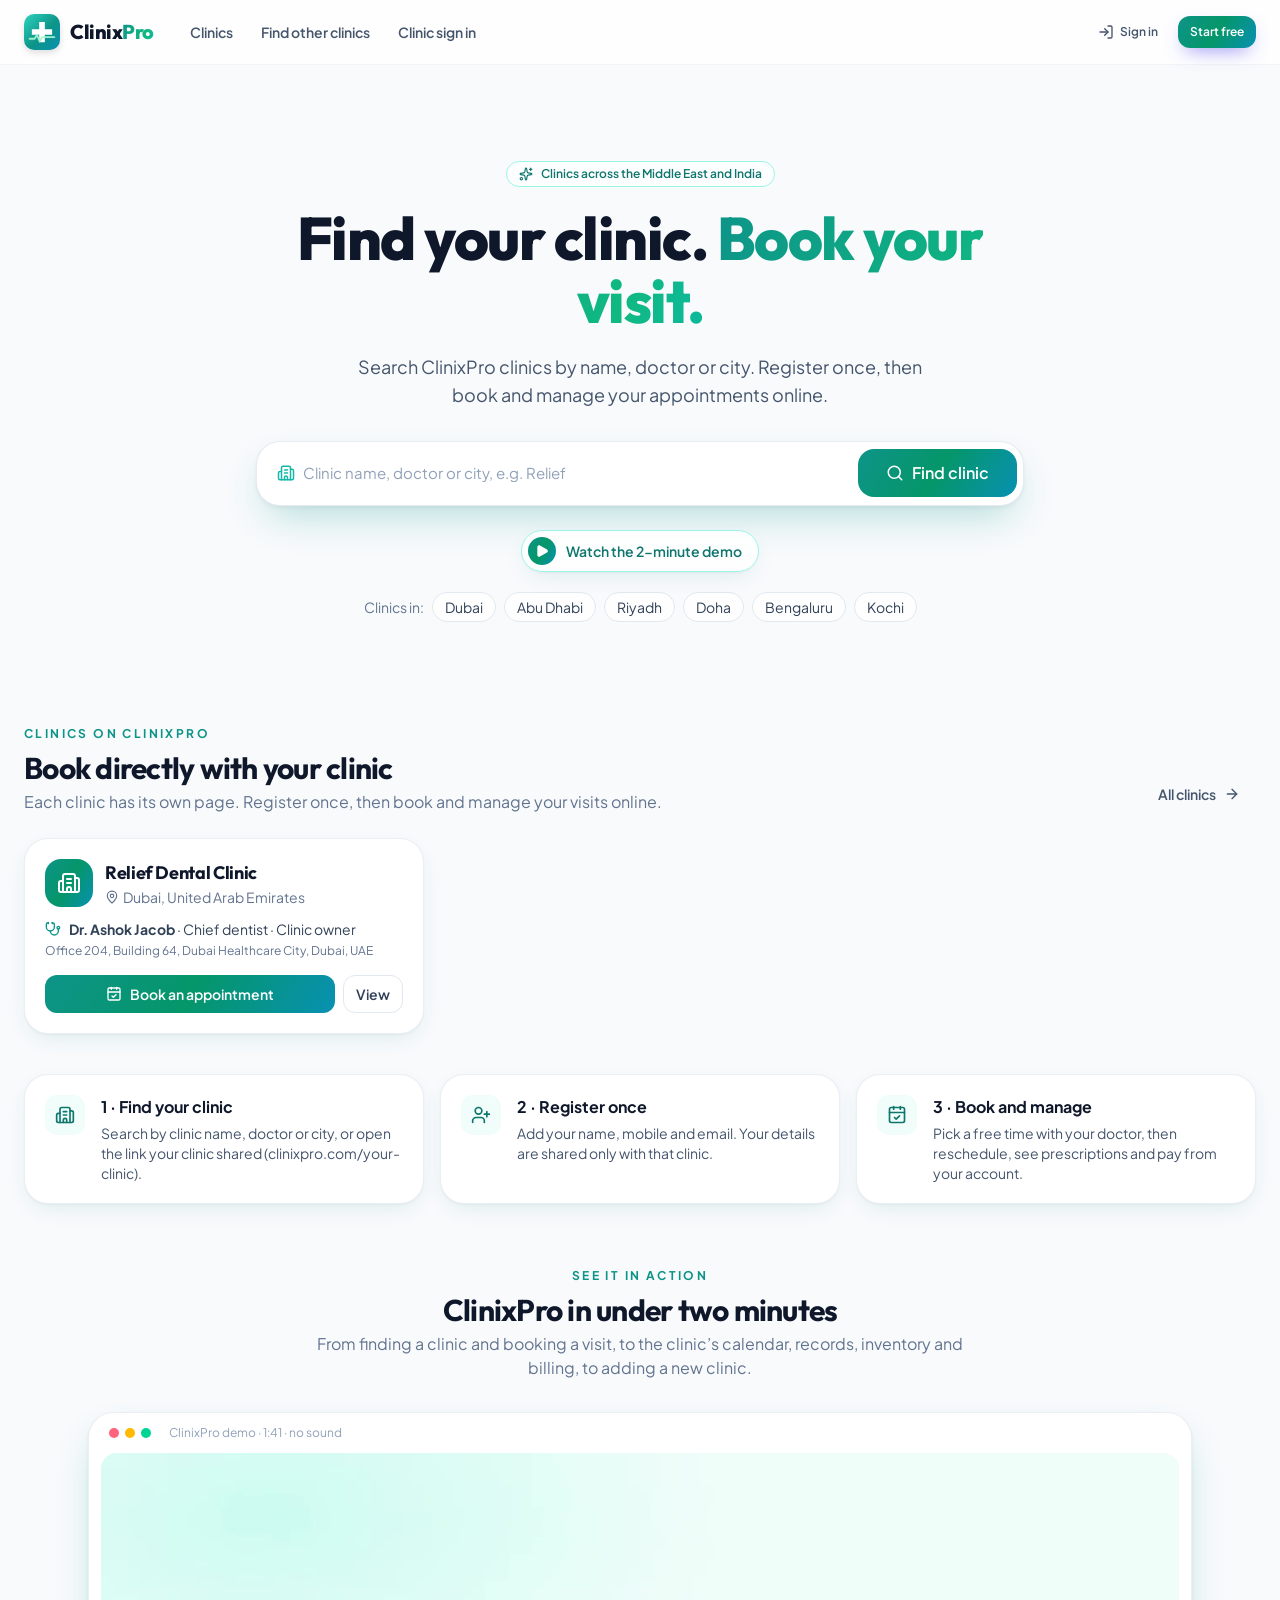
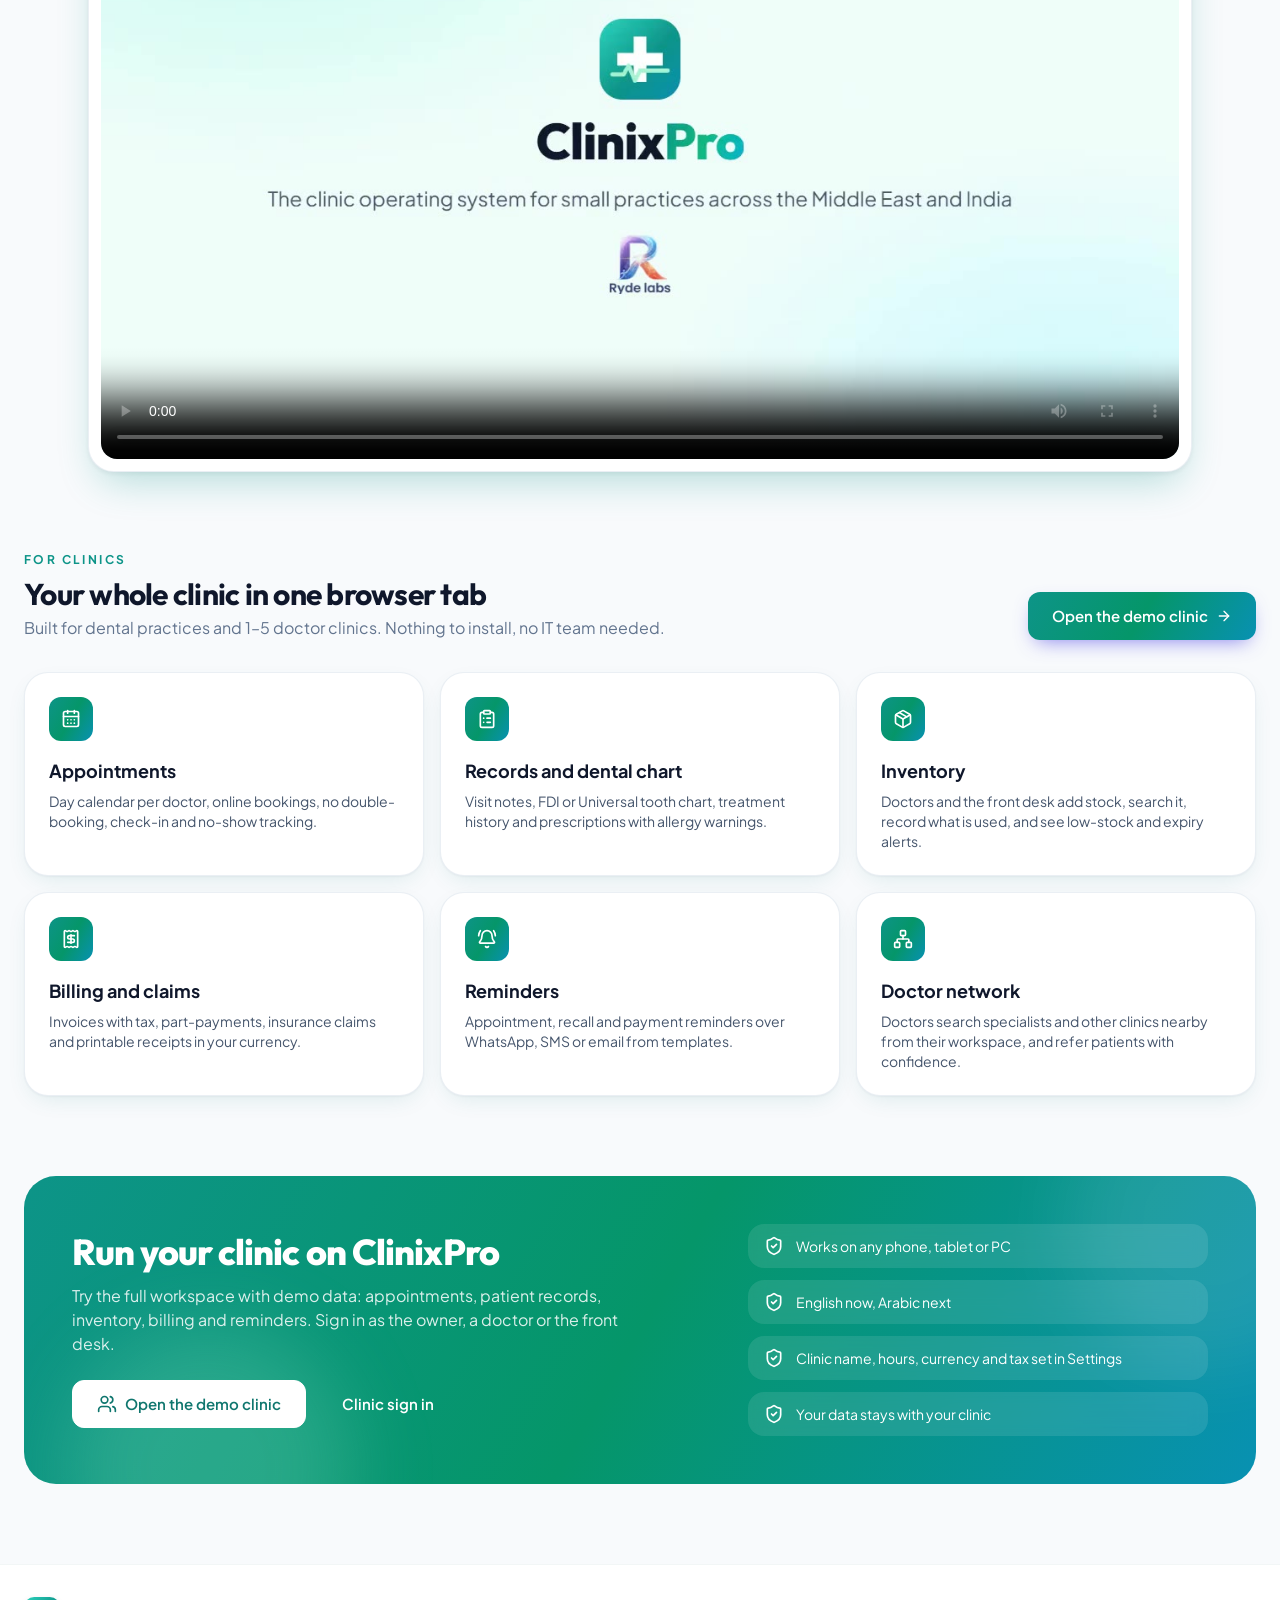
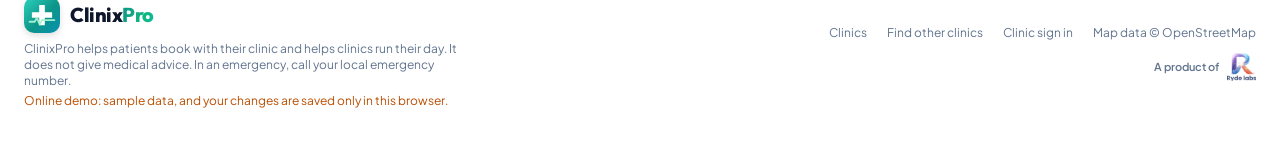
<file: index.html>
<!doctype html>
<html lang="en">
  <head>
    <meta charset="UTF-8" />
    <script>
      // Clinic web addresses: clinixpro.com/<clinic-name> -> clinixpro.com/#/<clinic-name>.
      // On GitHub Pages an unknown path serves 404.html (a copy of this page), so this also runs there.
      // Project sites live under /<repository>/, so that first folder is kept.
      ;(function () {
        if (location.hash.length > 1) return
        var root = /\.github\.io$/.test(location.host) ? '/' + (location.pathname.split('/')[1] || '') + '/' : '/'
        root = root.replace('//', '/')
        var rest = location.pathname.slice(root.length).replace(/index\.html$/, '').replace(/\/+$/, '')
        if (rest && !/\./.test(rest) && rest.indexOf('/') === -1) location.replace(root + '#/' + rest.toLowerCase())
      })()
    </script>
    <link rel="icon" type="image/svg+xml" href="./clinixpro.svg" />
    <meta name="theme-color" content="#0d9488" />
    <meta name="description" content="ClinixPro by RYDE Labs: clinic workspace and doctor finder for the Middle East and India." />
    <meta name="viewport" content="width=device-width, initial-scale=1.0" />
    <title>ClinixPro · Clinic workspace and doctor finder</title>
    <link rel="preconnect" href="https://fonts.googleapis.com" />
    <link rel="preconnect" href="https://fonts.gstatic.com" crossorigin />
    <link href="https://fonts.googleapis.com/css2?family=Outfit:wght@500;600;700;800&family=Plus+Jakarta+Sans:wght@400;500;600;700;800&display=swap" rel="stylesheet" />
    <script type="module" crossorigin src="./assets/index-CEes040O.js"></script>
    <link rel="stylesheet" crossorigin href="./assets/index-C_OV7hGY.css">
  </head>
  <body>
    <div id="root"></div>
  </body>
</html>
</file>
